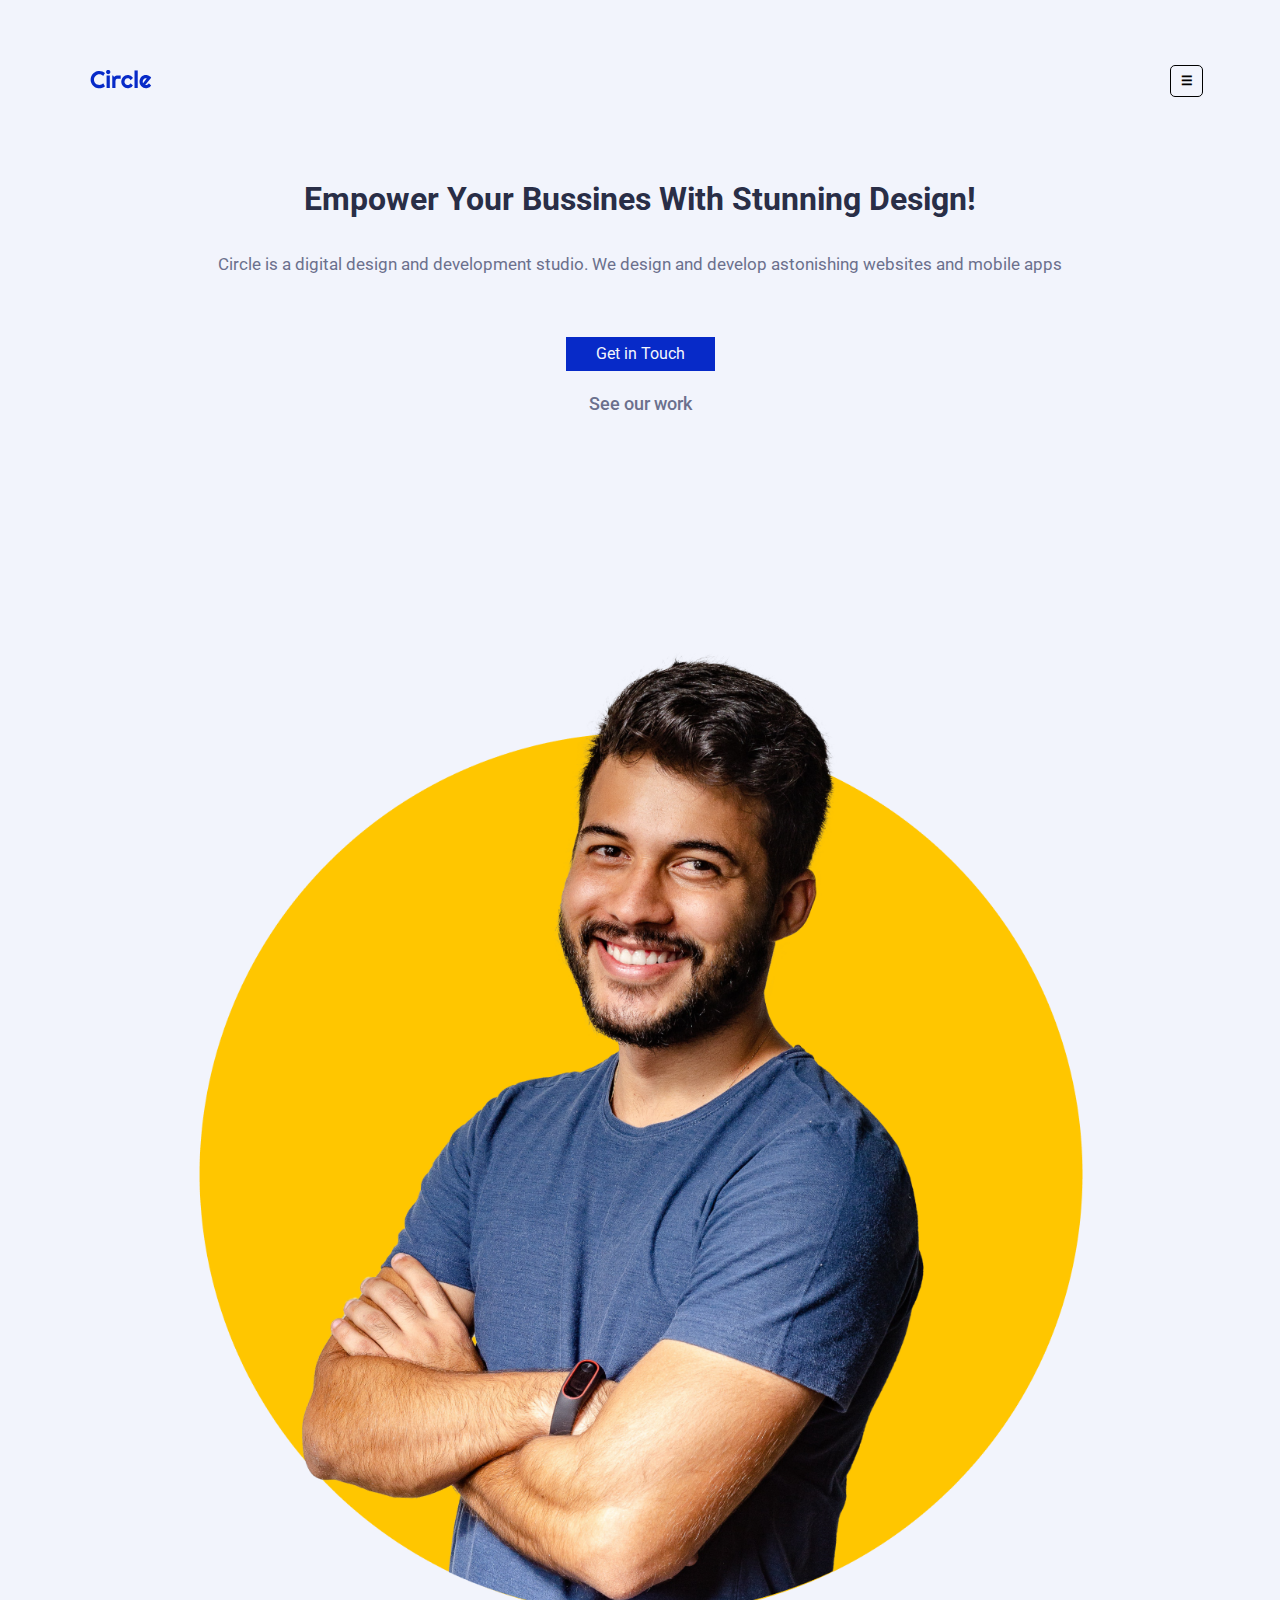
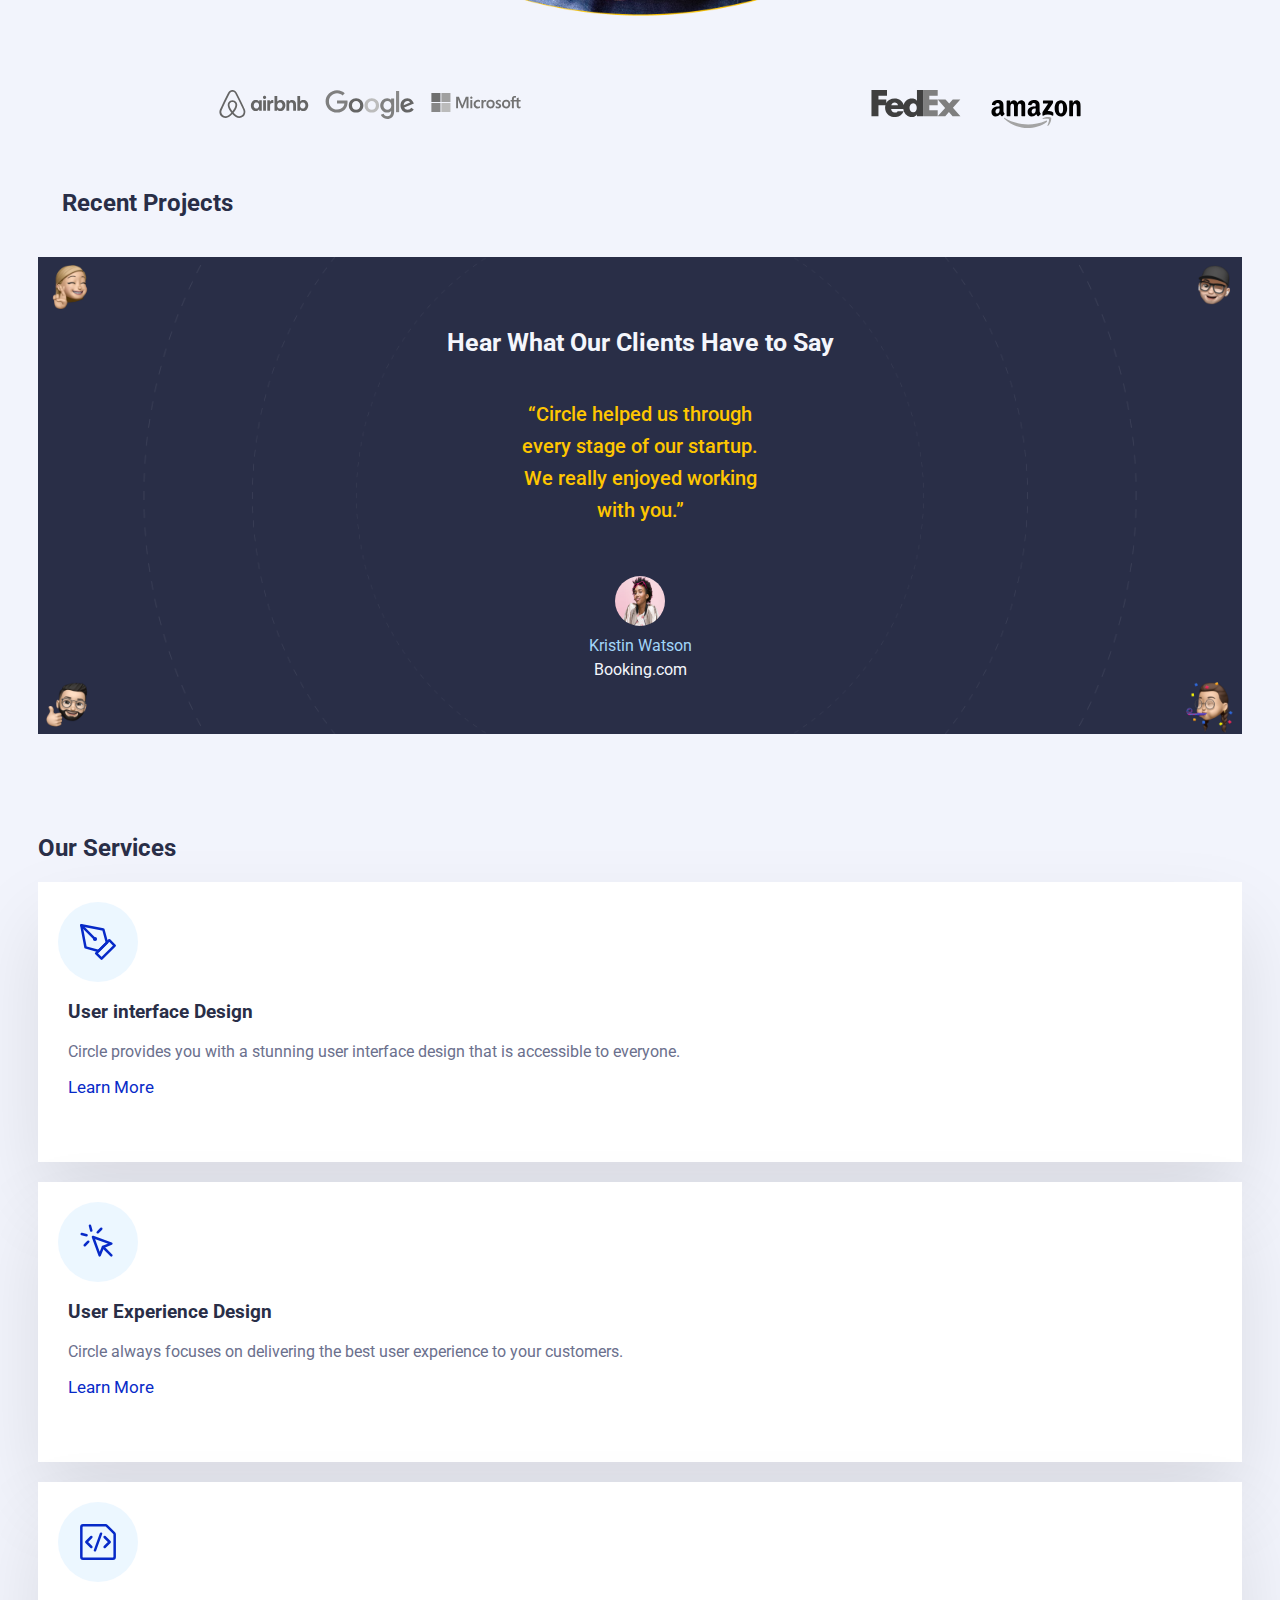
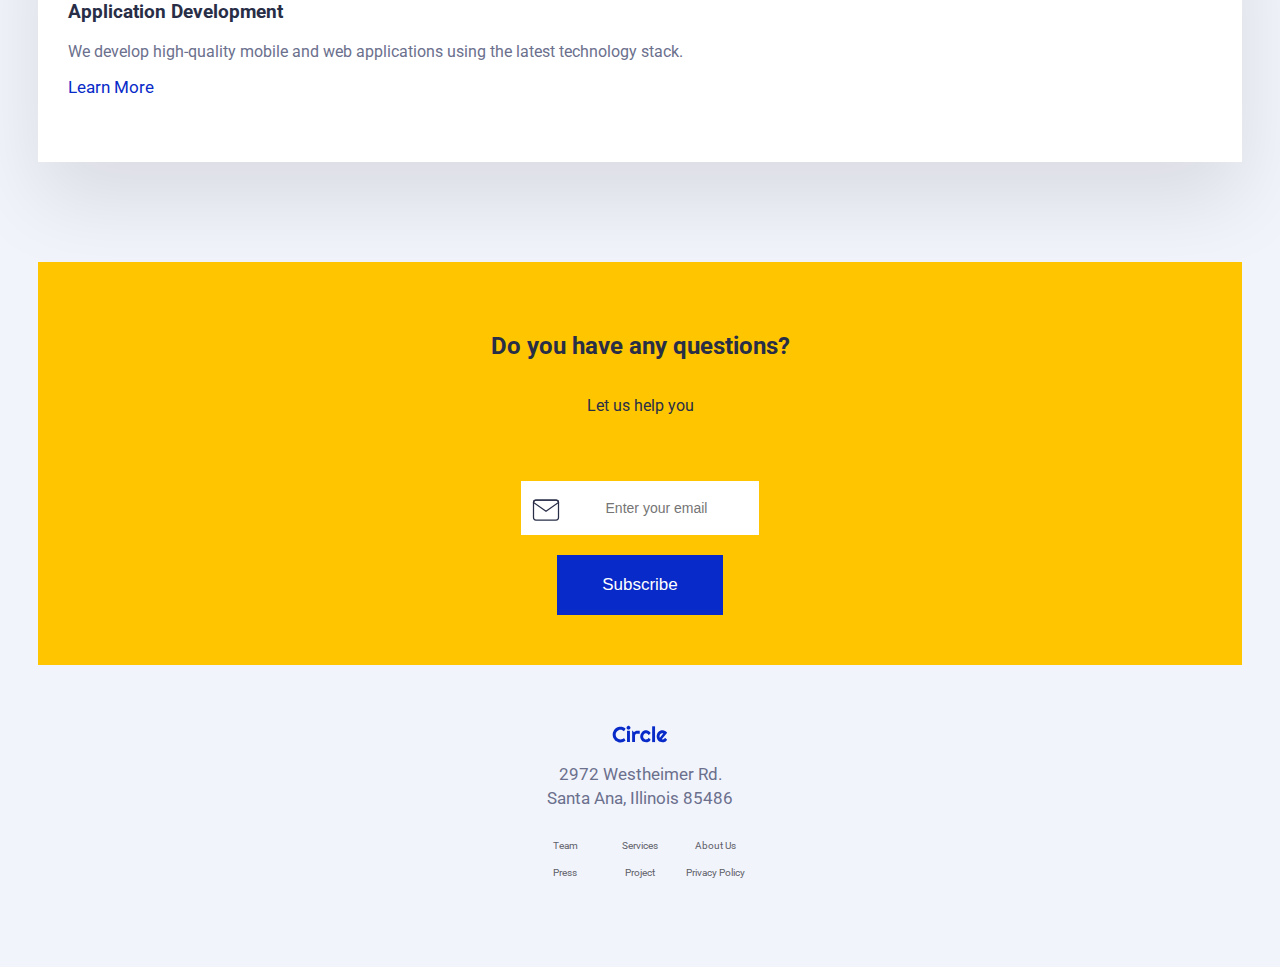
<file: index.html>
<!DOCTYPE html>
<html lang="en">

<head>
    <meta charset="UTF-8">
    <meta http-equiv="X-UA-Compatible" content="IE=edge">
    <meta name="viewport" content="width=device-width, initial-scale=1.0">
    <link rel="stylesheet" href="style.css">
    <title>myProject</title>
</head>

<body>
    <!-- NAVBAR ini -->
    <header>
        <div class="logo-Circle">
            <img src="./project-assets/logos/circle.svg" alt="Logo Circle">
        </div>
        <nav class="dropdown">
            <button class="dropbtn">
                <label for="burguer"> ☰ </label>
            </button>
            <!-- <input type="checkbox" id="burguer"> -->
            <ul class="nav-Menu">
                <li class="menu">
                    <a id="turn-On" href="/">Home</a>
                </li>
                <li class="menu">
                    <a href='/project.html?id=12'>Project</a>
                </li>
                <li class="menu">
                    <a href="/#ourServices">Services</a>
                </li>
                <li id="contact-Us-2">
                    <a href="/contactUs.html">Contact.Us</a>
                </li>
            </ul>
        </nav>
        <a href="/contactUs.html" class="contact-Us">Contact Us</a>
    </header>
    <!-- NAVBAR end -->

    <!-- MAIN CONTAINER ini-->
    <main>
        <!-- HERO SECTION ini -->
        <section class="hero-Section">
            <div class="hero-Container">
                <div class="hero-Content">
                    <h1>Empower Your Bussines With Stunning Design!</h1>
                    <div class="content-Paragraph">
                        <p>
                            Circle is a digital design and development
                            studio. We design and develop astonishing
                            websites and mobile apps
                        </p>
                    </div>
                    <div class="content-Button">
                        <a href="/contactUs.html" class="getInTouch-Button">Get in Touch</a>
                        <a href="/project.html" class="seeOurWork-Button">See our work</a>
                    </div>
                </div>
                <div class="hero-Images-Section">
                    <img src="./project-assets/hero-section/card-1.png" alt="choose your credit image" class="card1" />
                    <img src="./project-assets/hero-section/hero-image.png" alt="hero image" class="hero-Image" />
                    <img src="./project-assets/hero-section/card-2.png" alt="like image" class="card2" />
                </div>
            </div>
        </section>
        <!-- HERO SECTION end -->

        <!-- CLIENT SECTION ini -->
        <section class="client-Section">
            <div class="client-Container">
                <div class="client-Container-1">
                    <div>
                        <img src="./project-assets/logos/airbnb-logo.svg" alt="airbnb logo" />
                    </div>
                    <div>
                        <img src="./project-assets/logos/google-logo.svg" alt="google logo" />
                    </div>
                    <div>
                        <img src="./project-assets/logos/microsoft-logo.svg" id="microsoft" alt="microsoft logo" />
                    </div>
                </div>
                <div class="client-Container-2">
                    <div>
                        <img src="./project-assets/logos/fedex-logo.svg" alt="fedex logo" />
                    </div>
                    <div>
                        <img src="./project-assets/logos/amazon-logo.svg" id="amazon" alt="amazon logo" />
                    </div>
                </div>
            </div>
        </section>
        <!-- CLIENT SECTION end -->

        <!-- PROJECT SECTION ini -->
        <section class="project-Section">
            <h2>Recent Projects</h2>
            <!-- <article class="project-Sheet">
                <img src="./project-assets/projects-section/1.jpg" alt="" class="project-Image">
                <div class="project-Info">
                    <h3 class="project-Name">Title Article 1 (Simplify)</h3>
                    <p class="project-Short-Description">
                        UI Design & App Development. This is a brief description of this
                        article, that shouldn't be longer 2 lines.
                    </p>
                    <a class="learn-More" href="/project.html">Learn More </a>
                </div>
            </article> -->
            <div class="project-Container" id="project-Container">
                <!-- <article class="project-Sheet">
                    <img src="./project-assets/projects-section/1.jpg" alt="" class="project-Image">
                    <div class="project-Info">
                        <h3 class="project-Name">Title Article 1 (Simplify)</h3>
                        <p class="project-Short-Description">
                            UI Design & App Development. This is a brief description of this
                            article, that shouldn't be longer 2 lines.
                        </p>
                        <a class="learn-More" href="/project.html">Learn More </a>
                    </div>
                </article>
                <article class="project-Sheet">
                    <img src="./project-assets/projects-section/2.jpg" alt="" class="project-Image">
                    <div class="project-Info">
                        <h3 class="project-Name">Title Article 2 (Dashcoin)</h3>
                        <p class="project-Short-Description">Keywords Article 1 (Web Development). This is a brief
                            description of this
                            article, that shouldn't be longer 2 lines.
                        </p>
                        <a class="learn-More" href="/project.html">Learn More </a>
                    </div>
                </article>
                <article class="project-Sheet">
                    <img id="proy-img3" src="./project-assets/projects-section/3.jpg" alt="" class="project-Image">
                    <div class="project-Info">
                        <h3 class="project-Name">Title Article 3 (Vectorify)</h3>
                        <p class="project-Short-Description">
                            Keywords Article 1 (User Experience Design). This is a
                            brief description of this
                            article, that shouldn't be longer 2 lines.
                        </p>
                        <a class="learn-More" href="/project.html">Learn More </a>
                    </div>
                </article> -->
            </div>
        </section>
        <!-- PROJECT SECTION end -->

        <!-- TESTIMONIAL SECTION ini -->
        <section class="testimonial-Section">
            <article class="testimonial-Container">
                <img src="./project-assets/testimonial-section/memoji-1.png" alt="emoji Crossed Fingers"
                    class="emoji1 emo-dimension">
                <img src="./project-assets/testimonial-section/memoji-2.png" alt="emoji Winking Face"
                    class="emoji2 emo-dimension">
                <img src="./project-assets/testimonial-section/memoji-3.png" alt="emoji Thumbs Up"
                    class="emoji3 emo-dimension">
                <img src="./project-assets/testimonial-section/memoji-4.png" alt="emoji party"
                    class="emoji4 emo-dimension">
                <h2 class="testimonial-Title">
                    Hear What Our Clients Have to Say
                </h2>
                <div class="opinion-Client">
                    <p id="orange-p">“Circle helped us through every stage of our startup. We really enjoyed working
                        with you.”
                    </p>
                </div>
                <div class="client-Info">
                    <img src="./project-assets/testimonial-section/profile.png" alt="picture Kristin Watson"
                        class="client">
                    <div class="client-Info-Text">
                        <div class="watson">
                            <p>Kristin Watson</p>
                        </div>
                        <div class="booking">
                            <p>Booking.com</p>
                        </div>
                    </div>
                </div>
            </article>
            <div id="ourServices"></div>
        </section>
        
        <!-- TESTIMONIAL SECTION end  -->

        <!-- SERVICES SECTION ini -->
        <section class="services-Section">
            <h2>Our Services</h2>
            <div class="project-Container">
                <article class="service-Sheet">
                    <div class="icon-Services1 icon-Serv-General"></div>
                    <div class="project-Info">
                        <h3 class="project-Name">User interface Design</h3>
                        <div class="services-Description">
                            <p>Circle provides you with a stunning user interface design that is accessible to
                                everyone.</p>
                        </div>
                        <a class="learn-More" href="/contactUs.html">Learn More </a>
                    </div>
                </article>
                <article class="service-Sheet">
                    <div class="icon-Services2 icon-Serv-General"></div>
                    <div class="project-Info">
                        <h3 class="project-Name">User Experience Design</h3>
                        <div class="services-Description">
                            <p>Circle always focuses on delivering the best user experience to your customers.</p>
                        </div>
                        <a class="learn-More" href="/contactUs.html">Learn More </a>
                    </div>
                </article>
                <article class="service-Sheet">
                    <div class="icon-Services3 icon-Serv-General"></div>
                    <div class="project-Info">
                        <h3 class="project-Name">Application Development</h3>
                        <div class="services-Description">
                            <p>We develop high-quality mobile and web applications using the latest technology
                                stack.</p>
                        </div>
                        <a class="learn-More" href="/contactUs.html">Learn More </a>
                    </div>
                </article>
            </div>
        </section>
        <!-- SERVICES SECTION end-->

        <!-- CTA SECTION ini-->

        <section class="cta-Section">
            <div class="cta-Container">
                <h2 class="title-Container">Do you have any questions?</h2>
                <p id="gray-p">Let us help you</p>
                <div class="form-Container">
                    <form action="" class="content">
                        <div class="enter-Email">
                            <span class="envelop">
                                <img src="./project-assets/newsletter/icon/mail.svg" alt="envelop icon"
                                    class="envelop-Icon">
                            </span>
                            <input id="email" name="email" type="email" placeholder="Enter your email">
                            <div class="subscribe-Button">
                                <input id="submit" type="submit" value="Subscribe" onclick='return subscribe();'>
                            </div>
                        </div>
                    </form>
                </div>
                <div id="error-Index"></div>
        </section>
        <!-- CTA SECTION end-->

        <!-- FOOTER SECTION ini-->
        <footer class="footer-Section">
            <section class="footer-Container">
                <article class="footer-Article">
                    <img src="./project-assets/logos/circle.svg" alt="Logo Circle">
                    <address>2972 Westheimer Rd. <br> Santa Ana, Illinois 85486</address>
                </article>
                <article class="footer-Links">
                    <a href="#">Team</a>
                    <a href="#">Services</a>
                    <a href="#">About Us</a>
                    <a href="#">Press</a>
                    <a href="#">Project</a>
                    <a href="#">Privacy Policy</a>
                </article>
            </section>
        </footer>
    </main>
    <!-- FOOTER SECTION end-->
    <!-- MAIN CONTAINER end-->

    <script src="./js/index.js"></script>
</body>

</html>
</file>
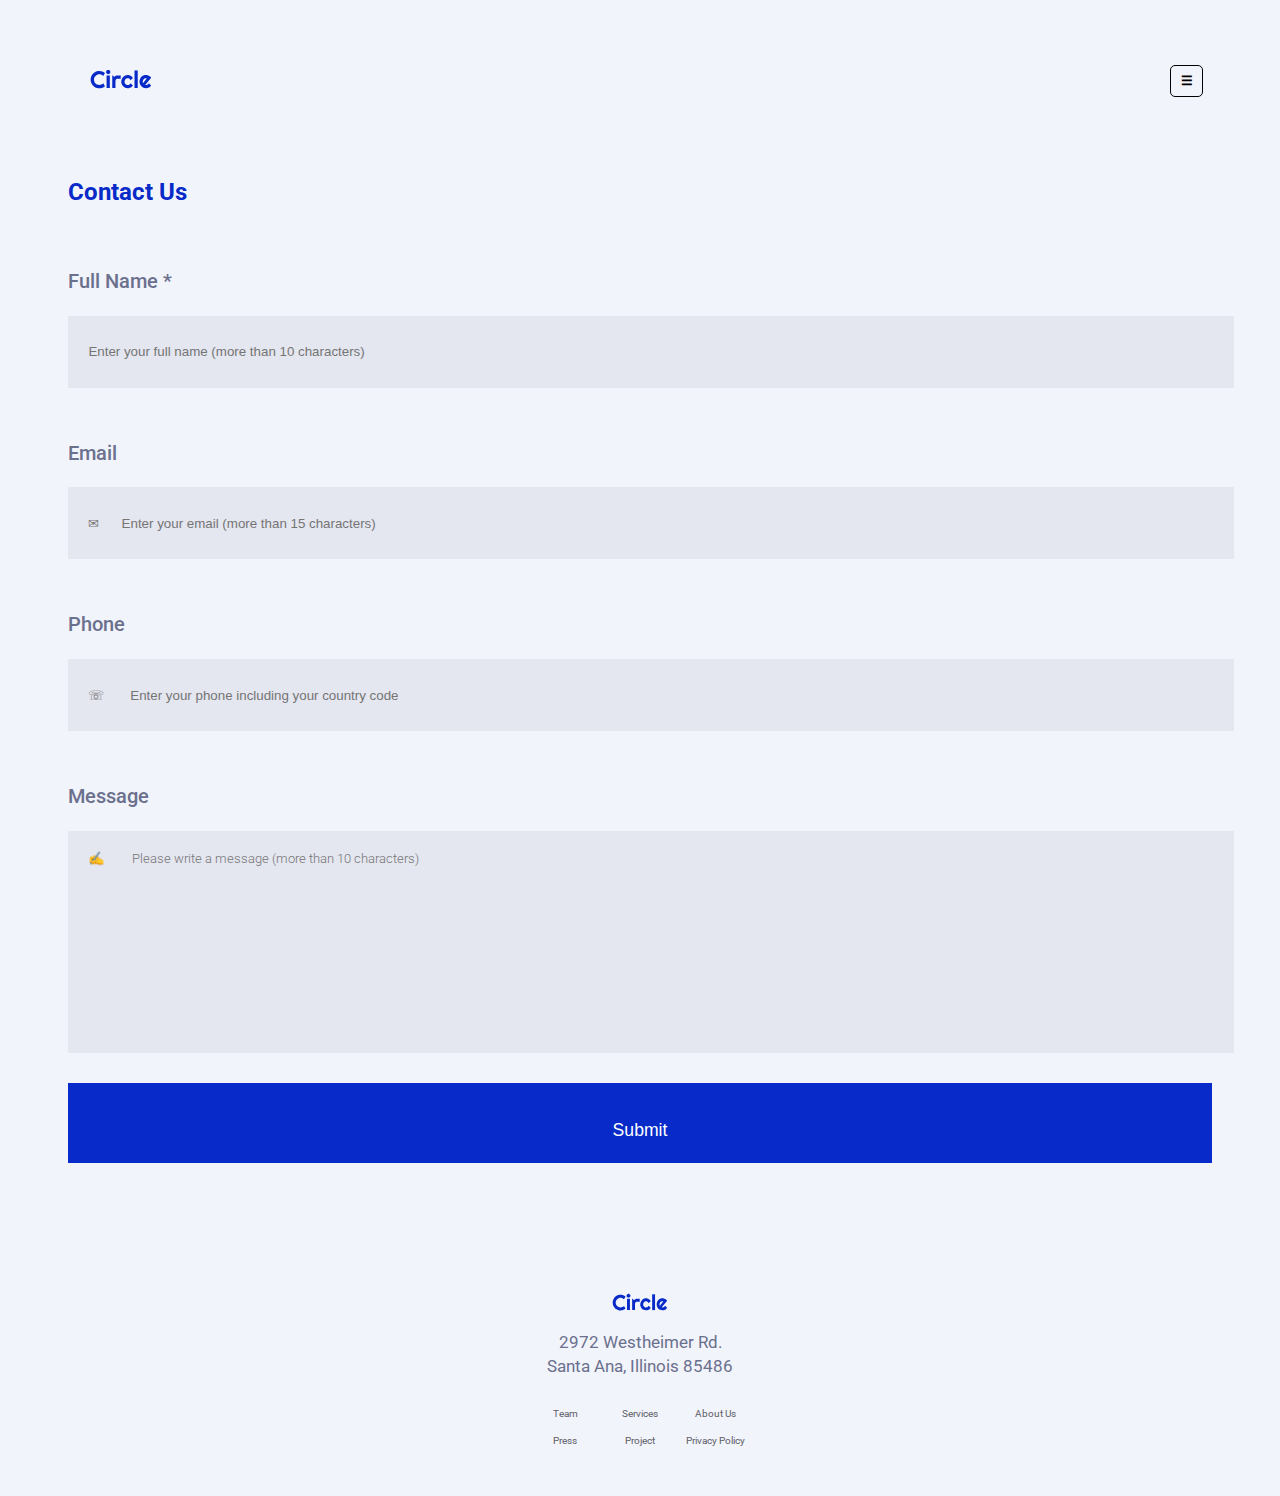
<file: contactUs.html>
<!DOCTYPE html>
<html lang="en">

<head>
    <meta charset="UTF-8">
    <meta http-equiv="X-UA-Compatible" content="IE=edge">
    <meta name="viewport" content="width=device-width, initial-scale=1.0">
    <link rel="stylesheet" href="style.css">
    <title>myProject</title>
</head>

<body>
    <!-- NAVBAR ini -->
    <header>
        <div class="logo-Circle">
            <img src="./project-assets/logos/circle.svg" alt="Logo Circle">
        </div>
        <nav class="dropdown">
            <button class="dropbtn">
                <label for="burguer"> ☰ </label>
            </button>
            <!-- <input type="checkbox" id="burguer"> -->
            <ul class="nav-Menu">
                <li class="menu">
                    <a href="/">Home</a>
                </li>
                <li class="menu">
                    <a href='/project.html?id=14'>Project</a>
                </li>
                <li class="menu">
                    <a href="/index.html#ourServices">Services</a>
                </li>
                <li id="contact-Us-2">
                    <a id="turn-On" href="/contactUs.html">Contact.Us</a>
                </li>
            </ul>
        </nav>
        <!-- <a href="/contactUs.html" class="contact-Us">Contact Us</a> -->
    </header>
    <!-- NAVBAR END -->
    <!-- FORM iNI-->
    <main>
        <section class="contactUs-Section2">
            <h2>Contact Us</h2>
            <div class="contactUs-Container2">
                <form name="post_info-form" class="contact-Form2">
                    <div class="flex-direction-column name">
                        <label for="userName" class="contact-Title">Full Name *</label>
                        <input id="userName" name="userName" data-name="UserName" type="text" class="contact-Text-Field" minlength="10" maxlength="250" placeholder="Enter your full name (more than 10 characters)" required/>
                    </div>

                    <div class="flex-direction-column email">
                        <label for="userEmail" class="contact-Title">Email</label>
                        <input id="userEmail" name="userEmail" data-name="UserEmail" type="email" class="contact-Text-Field" minlength="15" maxlength="250" placeholder="✉      Enter your email (more than 15 characters)" required/>
                    </div>

                    <div class="flex-direction-column phone">
                        <label for="userPhone" class="contact-Title">Phone</label>
                        <input id="userPhone" name="userPhone" data-name="UserPhone" type="tel" class="contact-Text-Field" minlegth="10" maxlength="256" placeholder="☏       Enter your phone including your country code" required/>
                    </div>

                    <div class="flex-direction-column message">
                        <label for="userMessage" class="contact-Title">Message</label>
                        <textarea id="userMessage" name="userMessage" data-name="UserMessage" minlength="10" maxlength="100" class="contact-Text-Field textArea-Field" placeholder="✍         Please write a message (more than 10 characters)" required></textarea>
                    </div>

                    <button id="submitBtn" onclick='return sendForm();' value="" data-wait="Please wait..." class="button-Form">
                        Submit
                    </button>

                    <div id="error-ContactUs"></div>

                </form>
            </div>
        </section>
    </main>
    <!-- FORM END-->
    <!-- FOOTER SECTION iNI-->
    <footer class="footer-Section">
        <section class="footer-Container">
            <article class="footer-Article">
                <img src="./project-assets/logos/circle.svg" alt="Logo Circle">
                <address>2972 Westheimer Rd. <br> Santa Ana, Illinois 85486</address>
            </article>
            <article class="footer-Links">
                <a href="#">Team</a>
                <a href="#">Services</a>
                <a href="#">About Us</a>
                <a href="#">Press</a>
                <a href="#">Project</a>
                <a href="#">Privacy Policy</a>
            </article>
        </section>
    </footer>
    <script src="./js/contactUs.js"></script>
    <!-- FOOTER SECTION END-->
</body>

</html>
</file>
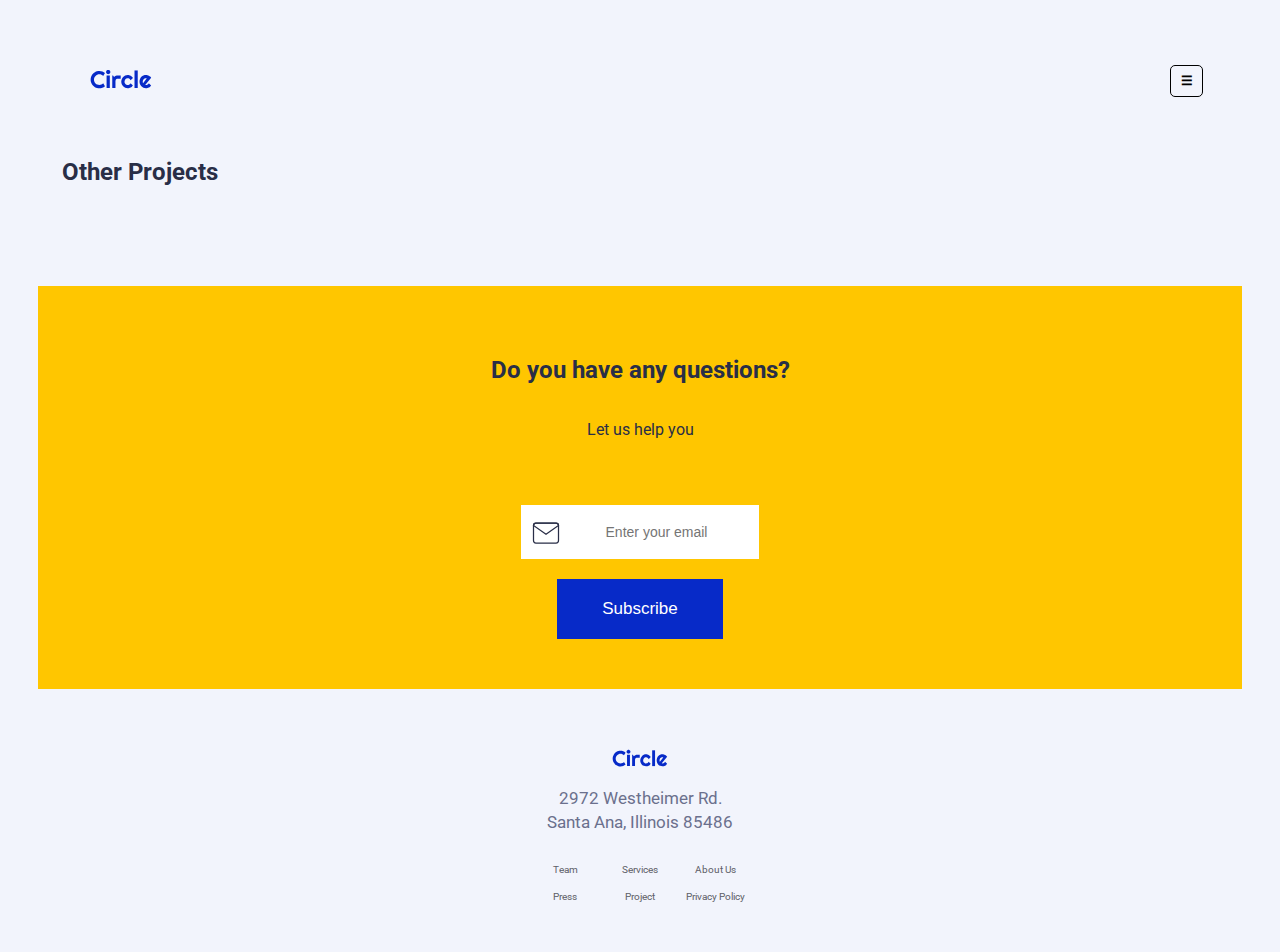
<file: project.html>
<!DOCTYPE html>
<html lang="en">

<head>
    <meta charset="UTF-8">
    <meta http-equiv="X-UA-Compatible" content="IE=edge">
    <meta name="viewport" content="width=device-width, initial-scale=1.0">
    <link rel="stylesheet" href="style.css">
    <title>myProject</title>
</head>

<body>
    <!-- NAVBAR ini -->
    <header>
        <div class="logo-Circle">
            <img src="./project-assets/logos/circle.svg" alt="Logo Circle">
        </div>
        <nav class="dropdown">
            <button class="dropbtn">
                <label for="burguer"> ☰ </label>
            </button>
            <!-- <input type="checkbox" id="burguer"> -->
            <ul class="nav-Menu">
                <li class="menu">
                    <a href="/">Home</a>
                </li>
                <li class="menu">
                    <a id="turn-On" href='/project.html?id=13'>Project</a>
                </li>
                <li class="menu">
                    <a href="/index.html#ourServices">Services</a>
                </li>
                <li id="contact-Us-2">
                    <a href="/contactUs.html">Contact.Us</a>
                </li>
            </ul>
        </nav>
        <a href="/contactUs.html" class="contact-Us">Contact Us</a>
    </header>
    <!-- NAVBAR end -->
    <main>
        <!-- PROJECT SECTION -->
        <section class="project-Section-Big" id="project-Container-Big2">
            <!-- <article class="project-Sheet-Big">
                <h2 class="project-Name-Big">Title Article 1 (Simplify)</h2>
                <div class="project-Info-Big">
                    <p class="project-Short-Description-Big">
                        UI Design & App Development.
                    </p>
                    <p class="project-Info-Date">
                        <span class="colorBlack"> Completed on:</span> June 22, 2021
                    </p>
                </div>
                <div class="container-Image-Big">
                    <img src="./project-assets/projects-section/1.jpg" alt="" class="project-Image-Big">
                </div>
                <div class="container-Project-Text">
                    <p class="project-Text">
                        Lorem ipsum, dolor sit amet consectetur adipisicing elit. Debitis consectetur perspiciatis sunt
                        quos aspernatur, similique odit voluptate maiores nostrum pariatur nulla molestiae cupiditate
                        repudiandae in et eaque expedita reprehenderit totam. <br><br>
                        Lorem ipsum dolor sit amet consectetur, adipisicing elit. Reiciendis, distinctio odit, officiis
                        animi error in quas deleniti voluptas voluptatem voluptates aspernatur quam rerum ipsam ut cum
                        non. Laudantium, harum ab.
                    </p>
                </div>
            </article> -->
        </section>

        <!-- PROJECT SECTION END-->
        <!-- OTHER PROJECTS SECTION INI-->

        <section class="project-Section">
            <h2>Other Projects</h2>
            <div class="project-Container" id="project-Container-Big">
                <!-- <article class="project-Sheet">
                    <img src="./project-assets/projects-section/1.jpg" alt="" class="project-Image">
                    <div class="project-Info">
                        <h3 class="project-Name">Title Article 1 (Simplify)</h3>
                        <p class="project-Short-Description">
                            UI Design & App Development. This is a brief description of this
                            article, that shouldn't be longer 2 lines.
                        </p>
                        <a class="learn-More" href="/project.html">Learn More </a>
                    </div>
                </article>
                <article class="project-Sheet">
                    <img src="./project-assets/projects-section/1.jpg" alt="" class="project-Image">
                    <div class="project-Info">
                        <h3 class="project-Name">Title Article 1 (Simplify)</h3>
                        <p class="project-Short-Description">
                            UI Design & App Development. This is a brief description of this
                            article, that shouldn't be longer 2 lines.
                        </p>
                        <a class="learn-More" href="/project.html">Learn More </a>
                    </div>
                </article>
                <article class="project-Sheet">
                    <img src="./project-assets/projects-section/1.jpg" alt="" class="project-Image">
                    <div class="project-Info">
                        <h3 class="project-Name">Title Article 1 (Simplify)</h3>
                        <p class="project-Short-Description">
                            UI Design & App Development. This is a brief description of this
                            article, that shouldn't be longer 2 lines.
                        </p>
                        <a class="learn-More" href="/project.html">Learn More </a>
                    </div>
                </article> -->
            </div>
        </section>

        <!-- OTHER PROJECTS SECTION END-->
        <!-- CTA SECTION ini-->
        <section class="cta-Section">
            <div class="cta-Container">
                <h2 class="title-Container">Do you have any questions?</h2>
                <p id="gray-p">Let us help you</p>
                <div class="form-Container">
                    <form action="" class="content">
                        <div class="enter-Email">
                            <span class="envelop">
                                <img src="./project-assets/newsletter/icon/mail.svg" alt="envelop icon"
                                    class="envelop-Icon">
                            </span>
                            <input id="email" name="email" type="email" placeholder="Enter your email">
                            <div class="subscribe-Button">
                                <input id="submit" type="submit" value="Subscribe" onclick='return subscribe();'>
                            </div>
                        </div>
                    </form>
                </div>
                <div id="error-Index"></div>
        </section>
        <!-- CTA SECTION end-->
    </main>

    <!-- FOOTER SECTION ini-->
    <footer class="footer-Section">
        <section class="footer-Container">
            <article class="footer-Article">
                <img src="./project-assets/logos/circle.svg" alt="Logo Circle">
                <address>2972 Westheimer Rd. <br> Santa Ana, Illinois 85486</address>
            </article>
            <article class="footer-Links">
                <a href="#">Team</a>
                <a href="#">Services</a>
                <a href="#">About Us</a>
                <a href="#">Press</a>
                <a href="#">Project</a>
                <a href="#">Privacy Policy</a>
            </article>
        </section>
    </footer>
    <!-- FOOTER SECTION end-->

    <script src="./js/project.js"></script>
</body>

</html>
</file>
<file: style.css>
@import url('https://fonts.googleapis.com/css2?family=Roboto:wght@100;300;400;500;700;900&display=swap');

/* Colors
#072AC8      #43D2FF     #A2D6F9     #D1EDFF     #F4F6FC
#292E47      #6B708D     #F2F4FC     #ECF7FF     #FFC600 */


body {
    margin: 0;
    padding: 0;
    font-family: "Roboto", sans-serif;
    background-color: #F2F4FC;
}

/* --- UTILITY CLASES INI ---- */

.text-blue {
    color: #072AC8;
}

.text-yellow {
    color: #FFC600;
}


/* --- UTILITY CLASES END ---- */

h1,
h2,
h3,
#gray-p {
    color: #292E47;
}

.booking p,
.getInTouch-Button,
.contact-Us {
    color: #F4F6FC;
}

.watson p {
    color: #A2D6F9;
}

p,
.seeOurWork-Button,
address {
    color: #6B708D;
}

#orange-p {
    color: #FFC600;
}

/* ---------------------------- */
/* ------ FIRST MOBILE ------- */
/* ------- NAVBAR INI ------- MOBILE */

header {
    display: flex;
    align-items: center;
    justify-content: space-between;
    padding: 5% 7% 0 7%;
}

.logo-Circle img {
    width: 100%;
    height: auto;
    cursor: pointer;
}

/* .nav-Menu {
    display: flex;
    font-size: 100%;
    justify-content: right;
} */

/* .nav-Menu li {
    list-style: none;
    display: inline-block;
    padding: 5%;
} */

/* .nav-Menu li a {
    text-decoration: none;
    color: #6B708D;
} */

/* .nav-Menu li a:hover {
    color: #072AC8;
} */

.contact-Us {
    display: none;
}

/* ------- NAVBAR END -------MOBILE */
/* ------- BURGUER iNI ------MOBILE */
.dropbtn {
    border: none;
    background: none;
    cursor: pointer;
}

.dropdown {
    position: relative;
    display: inline-block;
}

.nav-Menu {
    display: none;
    position: absolute;
    top: 32px;
    right: 0;
    background-color: #F2F4FC;
    max-width: 100px;
    box-shadow: 0px 8px 16px 0px rgba(0, 0, 0, 0.2);
    z-index: 1;
    list-style: none;
    text-align: right;
    border-radius: 10%;
    margin: 0;
    padding: 0;
}

.nav-Menu li {
    margin: 0;
    padding: 0;
}

.nav-Menu li a {
    color: #6B708D;
    padding: 10px 20px;
    text-decoration: none;
    display: inline-block;
    cursor: pointer;

}

.nav-Menu li a:hover {
    background-color: #FFC600;
    text-decoration: none;
    width: 60%;
    border-radius: 10%;
    color: #292E47;
}

@media (max-width:1023px) {
    .dropdown:hover .nav-Menu {
        display: inline-block;
    }

    #contact-Us-2 {
        font-size: 14px;
    }

    #turn-On {
        display: none;
    }
}

/* input:checked~ul {
    display: block;
    top: 0;
    right: 0;
} */

/* input {
    display: none;
} */

.dropbtn label {
    box-sizing: border-box;
    display: inline-block;
    border: 1px solid black;
    border-radius: 5px;
    width: 230%;
    height: auto;
    /* width: 30px;
    height: 30px; */
    line-height: 30px;
    font-weight: bold;
    text-align: center;
    user-select: none;
    transition: 0.3s;
}

.dropbtn label:hover {
    background: #072AC8;
    color: white;
}

/* input:checked ~ label {
    background: #072AC8;
    color: white;
    top: 0;
    right: 0; 
  } */

/* li {
    display: block;
    background: lightgrey;
    margin: 0;
    padding: 10px;
    list-style: none;
    border-bottom: 1px solid grey;
  } */

/* li:hover {
    filter: brightness(110%);
  } */

/* ------- BURGUER END ------MOBILE */
/* -------- MAIN INI --------MOBILE */

main {
    margin: 3%;
}

/* -------- MAIN END --------MOBILE */
/* ---- HERO SECTION INI ----MOBILE */

.hero-Section {
    padding: 0 4%;
    margin: 0;
}

.hero-Container {
    justify-content: center;
    align-items: center;
    display: flex;
    flex-direction: column;
}

.hero-Content {
    justify-content: center;
    align-items: center;
    display: flex;
    flex-direction: column;
    text-align: center;
}

.hero-Content h1 {
    text-align: center;
    line-height: 40px;
    margin: 5% 0 2% 0;
    font-weight: bold;
    font-size: 200%;
    /* font-size: 30px; */
}

.content-Paragraph {
    font-weight: 400;
    line-height: 25px;
    margin-bottom: 5%;
    font-size: 17px;
}

.content-Button {
    display: flex;
    flex-direction: column;
    justify-content: center;
    align-items: center;
}

.getInTouch-Button {
    text-decoration: none;
    cursor: pointer;
    background-color: #072AC8;
    margin-bottom: 15%;
    padding: 5% 30px;
}

.seeOurWork-Button {
    text-decoration: none;
    font-size: 18px;
    font-weight: 500;
}

.seeOurWork-Button:hover {
    color: #072AC8;
}

.hero-Images-Section {
    display: flex;
    justify-content: space-around;
}

.hero-Image {
    width: 80%;
    margin-top: 20%;
}

.card1 {
    display: none;
}

.card2 {
    display: none;
}

/* ---- HERO SECTION END ----MOBILE */
/* --- CLIENT SECTION INI ---MOBILE */

.client-Section {
    margin-top: 60px;
}

.client-Container {

    display: flex;
    flex-wrap: wrap;
    justify-content: space-around;
    margin: 0 auto;
}

.client-Container img {
    filter: grayscale(1);
    width: 90px;
    height: auto;
    margin: 5px;
}

.client-Container-1 {
    display: flex;
    gap: 2%;
}

#microsoft {
    position: relative;
    top: 8%;
}

.client-Container-2 {
    display: flex;
    gap: 10%;
    justify-content: space-between;
}

#amazon {
    position: relative;
    top: 10px;
}

/* --- CLIENT SECTION END ---MOBILE */
/* -- PROJECT SECTION iINI --MOBILE */

.project-Section {
    margin-top: 60px;
    padding: 0 2%;
}

.project-Section h2 {
    margin: 10px auto;
}

.project-Sheet {
    /* padding-bottom: 10%; */
    background-color: white;
    box-shadow: 0px 38.7755px 77.551px rgba(0, 0, 0, 0.1);
    height: 420px;
    padding: 5px;
    margin-bottom: 20px;
    justify-content: flex-start;
    display: flex;
    flex-direction: column;
}

.project-Info {
    margin: 0 5px 0 25px;
}

.learn-More {
    text-decoration: none;
}

.project-Image {
    width: 100%;
    height: 50%;
}

.project-Short-Description {
    width: 100%;
    line-height: 20px;
    font-size: 15px;
    max-height: 40px;
    text-align: justify;
    overflow: hidden;
    position: relative;
}

.project-Short-Description::after {
    content: '...';
    bottom: 0;
    right: 0;
    position: absolute;
    background: linear-gradient(to right, rgba(0, 0, 0, 0), white 0%);
}

.learn-More {
    text-decoration: none;
    font-size: 17px;
    color: #072AC8;
}



/* -- PROJECT SECTION END --MOBILE */
/* -TESTIMONIAL SECTION INI-MOBILE */
.testimonial-Section {
    margin-top: 40px;
    position: relative;
}

.emo-dimension {
    width: 60px;
    height: auto;
    display: block;
    position: absolute;
}

.emoji1 {
    left: 0%;
    top: 0%;
}

.emoji3 {
    left: 0%;
    bottom: 0%;
}

.emoji2 {
    right: 0%;
    top: 0%;
}

.emoji4 {
    right: 0%;
    bottom: 0%;
}

.client {
    width: 50px;
    height: 50px;
    border-radius: 50%;
}

.testimonial-Container {
    padding: 50px 30px;
    background-color: #292E47;
    background-image: url("./project-assets/testimonial-section/orbit.png");
    background-position: center;
    background-size: cover;
    display: flex;
    flex-direction: column;
    text-align: center;
    align-items: center;
    justify-content: center;
}

.testimonial-Title {
    font-size: 25px;
    color: #F4F6FC;
    line-height: 30px;

}

.opinion-Client {
    font-size: 20px;
    font-weight: 500;
    max-width: 250px;
    margin-bottom: 30px;
    line-height: 160%;
}

.client-Info {
    display: flex;
    flex-direction: column;
    align-items: center;
    align-content: center;
    justify-content: space-evenly;

}

.client-Info-Text {
    flex-direction: column;
    text-align: center;
}

.client-Info img {
    margin-bottom: 5px;
}

.watson p,
.booking p {
    margin: 5px 0;
}


/* -TESTIMONIAL SECTION END-MOBILE */
/* -- SERVICES SECTION iNI--MOBILE */
.services-Section {
    margin-top: 100px;
}

.icon-Serv-General {
    background-position: 50% 50%;
    background-size: auto;
    background-repeat: no-repeat;
    width: 80px;
    height: 80px;
    border-radius: 50px;
    background-color: #ECF7FF;
    margin-top: 15px;
    margin-left: 15px;
    padding-bottom: 0px;
}

.icon-Services1 {
    background-image: url("./project-assets/services-section/icons/1.svg");
}

.icon-Services2 {
    background-image: url("./project-assets/services-section/icons/2.svg");
}

.icon-Services3 {
    background-image: url("./project-assets/services-section/icons/3.svg");
}

.service-Sheet {
    padding-bottom: 10%;
    background-color: white;
    box-shadow: 0px 38.7755px 77.551px rgba(0, 0, 0, 0.1);
    height: 270px;
    padding: 5px;
    margin-bottom: 20px;
}

/* -- SERVICES SECTION END--MOBILE */
/* ---- CTA SECTION ini ----MOBILE */
.cta-Section {
    margin-top: 100px;
}

.cta-Container {
    display: flex;
    flex-direction: column;
    justify-content: center;
    align-items: center;
    background-color: #FFC600;
    padding: 50px 30px;
    text-align: center;
}

.form-Container {
    display: flex;
    justify-content: center;
    margin-top: 50px;
}

.content {
    display: flex;
    flex-direction: column;
    align-content: center;
    justify-content: center;
}

.enter-Email {
    position: relative;
}

.envelop-Icon {
    position: absolute;
    top: 10%;
    left: 4%;
}

#email {
    line-height: 16px;
    height: 30px;
    padding: 12px 12px 12px 45px;
    text-align: center;
    font-size: 14px;
    border: none;
}

#submit {
    margin-top: 20px;
    color: #ffffff;
    background-color: #072AC8;
    padding: 20px 45px;
    font-weight: 500;
    border: none;
    font-size: 17px;
}

/* ---- CTA SECTION END ----MOBILE */
/* -- FOOTER SECTION ini ---MOBILE */
.footer-Section {
    margin-top: 60px;
    padding: 0 30px 30px 30px
}

.footer-Container {
    display: flex;
    flex-direction: column;
    justify-content: center;
    align-items: center;
    text-align: center;
}

.footer-Article img {
    margin-bottom: 15px;
    width: 60px;
    height: 18px;
    cursor: pointer;
}

.footer-Article address {
    font-size: 17px;
    line-height: 24px;
    font-style: normal;
}

.footer-Links {
    font-size: 10px;
    display: grid;
    grid-auto-columns: 1fr;
    grid-column-gap: 16px;
    grid-row-gap: 16px;
    grid-template-columns: 1fr 1fr 1fr;
    grid-template-rows: auto;
    margin-top: 30px;
    margin-bottom: 20px;
}

.footer-Links a {
    text-decoration: none;
    color: #5e6068;
}

.footer-Links a:hover {
    text-decoration: none;
    color: #072AC8;
}



/* -- FOOTER SECTION END ---MOBILE */
/* ------------------------------- */
/* -- contactUs.HTML iNI ---MOBILE */

.contactUs-Section2 {
    padding: 0 30px;
    margin: 80px 0 100px;
}

.contactUs-Section2 h2 {
    font-size: 1.5em;
    margin: 50px 0 40px;
    color: #072AC8;
    font-weight: 700;
}

.contactUs-Container2 {
    width: 100%;
}

.contact-Form2 {
    display: grid;
    max-width: 100%;
    gap: 30px;
    grid-template-columns: 1fr;
    grid-template-areas:
        "name  "
        "email "
        "phone"
        "message "
        "btn ";
}

.name {
    grid-area: name;
}

.email {
    grid-area: email;
}

.phone {
    grid-area: phone;
}

.message {
    grid-area: message;
}

.flex-direction-column {
    display: flex;
    flex-direction: column;
}

.input:valid {
    color: #072AC8;
}

.contact-Title {
    color: #6b708d;
    font-size: 1.25em;
    font-weight: 500;
    padding-top: 2%;
    padding-bottom: 2%;
}

.contact-Text-Field {
    width: 100%;
    height: 70px;
    padding-left: 20px;
    border: none;
    background-color: rgba(107, 112, 141, 0.1);
}

.contact-Text-Field:focus {
    outline: none;
    border: 1px solid #f2f4fc;
    box-shadow: 0 0 5px #6b708d;
}

.textArea-Field {
    height: 200px;
    resize: none;
    padding-top: 20px;
}

.textArea-Field::placeholder {
    font-family: "Roboto", sans-serif;
    font-weight: 300;
    /* padding-top: 30px; */
    /* text-indent: 20px; */
}

.button-Form {
    background-color: #072ac8;
    width: 100%;
    height: 80px;
    padding: 15px 30px 0 30px;
    font-size: 1.1em;
    color: #ffffff;
    cursor: pointer;
    border: 0;
    grid-area: btn;
}

.button-Form:active {
    transform: scale(0.98);
    /* Scaling button to 0.98 to its original size */
    box-shadow: 3px 2px 22px 1px rgba(0, 0, 0, 0.24);
    background-color: #514d67;
    color: #ffffff;

}

/* -- contactUs.HTML END ---MOBILE */

/* -- PROJECT.HTML INI ---MOBILE */

.project-Section-Big {
    padding: 0 2%;
    margin: 0;
}

.project-Sheet-Big {
    display: flex;
    flex-direction: column;
    background-color: white;
    box-shadow: 0px 38.7755px -77.551px rgba(0, 0, 0, 0.1);
    background: linear-gradient(#F2F4FC, #ffffff);
}

.project-Name-Big {
    color: #292E47;
    margin: 20px 0 0;
}

.project-Info-Big {
    display: flex;
    margin: 0;
    flex-direction: column;
    align-items: flex-start;
}

.project-Short-Description-Big {
    width: 100%;
    font-size: 70%;
    text-align: left;
    font-weight: 600;
    margin: 10px 0;
    color: #292E47;
    text-decoration: none;
}

.project-Info-Date {
    width: 100%;
    font-size: 70%;
    text-align: left;
    font-weight: 500;
    margin: 0 0 10px 0;
    color: #292E47;
}

.colorBlack{
    width: 100%;
    font-size: 70%;
    text-align: left;
    font-weight: 500;
    margin: 0 0 10px 0;
    color: black;
}

.project-Image-Big {
    width: 100%;
    height: 40%;
}

.project-Info-Big {
    margin-left: 0%;

}

.project-Short-Description-Big {
    /* paragrahpX */
    color: #6a6a72;
    font-weight: 10;
}

.container-Project-Text {
    margin: 0 5px 0 25px;
}






/* -- PROJECT.HTML END ---MOBILE */



/* ------------------------------ */
/* ------ FIRST MOBILE END ----- */
/* ---------------------------- */


/* -- BREAK POINT 1440 INI --- */


@media (min-width: 1440px) {

    /* ------ BURGUER INI -------@1440 */
    .dropbtn label {
        display: none;
    }

    .dropdown button {
        display: none;
    }

    /* ------ BURGUER END -------@1440 */
    /* ------- NAVBAR INI -------@1440 */

    header {
        display: flex;
        padding: 70px 170px 0 170px;
    }

    .logo-Circle img {
        width: 110%;
        margin-right: 15%;
    }

    .dropdown {
        display: flex;
        flex-direction: row;
        bottom: 57px;
        margin: 0 auto;
    }

    .nav-Menu {
        display: flex;
        flex-direction: row;
        align-items: center;
        font-size: 17px;
        justify-content: center;
        font-weight: 500;
        box-shadow: none;
        margin: 0 auto;
    }

    .nav-Menu li {
        list-style: none;
        display: block;
        padding: 5%;
        background: none;
        border-bottom: none;
    }

    .nav-Menu li a {
        text-decoration: none;
        color: #6B708D;
    }

    .nav-Menu li a:hover {
        color: #072AC8;
    }

    #turn-On {
        color: #072AC8;
        font-weight: 600;
    }

    #turn-On:hover {
        color: #292E47;
    }

    #contact-Us-2 a {
        display: none;
    }

    .contact-Us {
        display: block;
        transition: 0, 5s;
        background-color: #072AC8;
        font-size: 17px;
        padding: 15px 3px;
        text-decoration: none;
        cursor: pointer;
        text-align: center;
        width: 150px;
    }

    .logo-Circle img:hover {
        animation: rotation 1s infinite linear
    }

    @keyframes rotation {
        from {
            transform: rotate(0deg);
        }

        to {
            transform: rotate(359deg);
        }
    }

    /* ------- NAVBAR END -------@1440 */


    /* -------- MAIN INI --------@1440 */
    main {
        width: 100%;
        margin: 0;
    }

    /* -------- MAIN END --------@1440 */
    /* ---- HERO SECTION INI ----@1440 */

    .hero-Section {
        padding: 50px 170px 0 170px;
        display: flex;
    }

    .hero-Container {
        display: flex;
        flex-direction: row;
        justify-content: space-between;
        align-items: center;

    }

    .hero-Content {
        display: flex;
        flex-direction: column;
        justify-content: left;
        align-items: flex-start;
        text-align: left;
        width: 100%;
        height: auto;

    }

    .hero-Content h1 {
        text-align: left;
        line-height: 110%;
        margin: 0;
        font-size: 370%;
        max-width: 89%;
        font-weight: 700;
    }

    p {
        margin: 5% 0 7%;
    }

    .content-Paragraph {
        display: flex;
        width: auto;
        max-width: 80%;
        text-align: left;
        font-size: 127%;
        line-height: 150%;
        margin: 0;
        font-weight: 400;
    }

    .content-Button {
        display: flex;
        flex-direction: row;
        justify-content: left;
        align-items: center;
        align-self: flex-start;
        gap: 10px;
    }

    .getInTouch-Button {
        display: block;
        transition: 0.5s;
        font-size: 90%;
        line-height: 100%;
        padding: 0 auto;
        margin-bottom: 0;
        font-weight: 500;
    }

    .getInTouch-Button:hover {
        background-color: #F2F4FC;
        color: #6B708D;
    }

    .seeOurWork-Button {
        font-size: 90%;
        font-weight: 500;
        line-height: 100%;
        padding: 15px 30px;
        cursor: pointer;
        border: #F4F6FC solid thin
    }

    .seeOurWork-Button:hover {
        display: block;
        transition: 0.5s ease;
        padding: 15px 30px;
        border: #072AC8 solid thin;
    }

    .hero-Images-Section {
        position: relative;
        display: flex;
        width: 100%;
    }

    .hero-Image {
        width: 100%
    }

    .card1 {
        display: block;
        width: 65%;
        height: auto;
        position: absolute;
        top: 11%;
        right: 52%;
    }

    .card2 {
        display: block;
        width: 65%;
        height: 47%;
        position: absolute;
        top: 70%;
        right: -17%;
    }

    /* ---- HERO SECTION END ----@1440 */
    /* --- CLIENT SECTION INI ---@1440 */
    .client-Section {
        display: flex;
        margin-top: 150px;
        padding: 0 170px;
        flex-direction: row;
        flex-wrap: wrap;
        align-content: space-around;
    }

    .client-Container {
        display: flex;
        justify-content: space-around;
        gap: 30px;
    }

    .client-Container-1 {
        display: flex;
        flex-direction: row;
        align-items: center;
        justify-content: space-around;
    }

    .client-Container-2 {
        display: flex;
        justify-content: space-between;
        flex-direction: row;
    }

    .client-Container img {
        width: 150px;
        height: 96px;
        margin: 0 30px 0 30px;
    }

    .client-Container img:hover {
        filter: grayscale(0);
        filter: none;
    }


    /* --- CLIENT SECTION END ---@1440 */
    /* -- PROJECT SECTION iINI --@1440 */

    .project-Section {
        margin-top: 150px;
        padding: 0 170px;
    }

    .project-Section h2 {
        color: #292E47;
        text-align: left;
        font-size: 40px;
        font-weight: 700;
        line-height: 47px;
    }

    .project-Container {
        display: grid;
        grid-auto-flow: row;
        gap: 20px;
        grid-template-columns: 31% 31% 31%;
        justify-content: space-between;
        justify-items: start;
    }

    .project-Name {
        margin-bottom: 0;
    }

    .project-Short-Description p {
        font-size: 17px;
        font-weight: 400;
        max-height: 40px;
        text-align: justify;
        overflow: hidden;
        margin-top: 0;
        width: 100%;
    }

    .project-Short-Description p:after {
        content: '...';
        background: linear-gradient(to right, rgba(0, 0, 0, 0), white 0%);
    }

    .project-Info h3 {
        font-size: 24px;
        font-weight: 500;
        line-height: 28px;
    }

    .project-Info {
        display: flex;
        padding-left: 5px;
        padding-right: 10px;
        height: 200px;
        justify-content: space-between;
        align-items: flex-start;
        flex-direction: column;
    }

    .project-Sheet {
        background-color: white;
        box-shadow: 0px 38.7755px 77.551px rgba(0, 0, 0, 0.1);
        height: 450px;
    }

    article img {
        width: 100%;
        height: 240px;
    }

    #proy-img3 {
        object-fit: cover;
    }

    .learn-More {
        font-size: 17px;
        padding-top: 10px;
    }

    /* -- PROJECT SECTION END --@1440 */
    /* -TESTIMONIAL SECTION iNI-@1440 */
    .testimonial-Section {
        margin-top: 150px;
        padding: 0 60px;
        position: relative
    }

    .testimonial-Container {
        padding: 140px 30px;
    }

    .emo-dimension {
        width: 150px;
    }

    .emoji1 {
        left: 10%;
        top: 10%;
    }

    .emoji3 {
        left: 10%;
        bottom: 10%;
    }

    .emoji2 {
        right: 10%;
        top: 10%;
    }

    .emoji4 {
        right: 10%;
        bottom: 10%;
    }

    /* -TESTIMONIAL SECTION END-@1440  */
    /* -- SERVICES SECTION iNI --@1440 */
    .services-Section {
        margin-top: 150px;
        padding: 0 170px;
    }

    .service-Sheet {
        height: 325px;
    }

    /* -- SERVICES SECTION END --@1440 */
    /* ----- CTA SECTION ini ----@1440 */
    .cta-Section {
        margin-top: 130px;
        padding: 0 60px;
    }

    .cta-Container {
        height: 400px;
    }

    .cta-Container h2 {
        font-size: 40px;
    }

    .content {
        display: flex;
        flex-direction: row;
    }

    #gray-p {
        font-size: 20px;
        margin: 0 auto;

    }

    .enter-Email {
        display: flex;
        flex-direction: row;
        position: relative;
    }

    #email {
        height: 35px;
        border: #FFC600 solid thin;
    }

    #submit {
        margin-top: 0;
        margin-left: 20px;
        display: block;
        transition: 0.5s;
        border: #FFC600 solid thin;
    }

    #submit:active {
        background-color: #FFC600;
        color: #292E47;
        font-weight: 500;
        border: #072AC8 solid thin;
        transform: scale(0.98);
        /* Scaling button to 0.98 to its original size */
        box-shadow: 3px 2px 22px 1px rgba(0, 0, 0, 0.24);
    }

    .envelop-Icon {
        position: absolute;
        top: 22%;
        left: 4%;
    }

    #error-Index{
        padding-top: 20px;
    }

    /* ----- CTA SECTION END ----@1440 */
    /* --- FOOTER SECTION ini ---@1440 */
    .footer-Section {
        margin-top: 150px;
        padding: 0 200px 100px 200px;
    }

    .footer-Container {
        flex-direction: row;
        justify-content: space-between;
        text-align: left;
        padding: 0 10px;
    }

    .footer-Article {
        width: 40%;
    }

    .footer-Article img {
        width: 100px;
        height: 30px;
    }

    .footer-Article img:hover {
        animation: rotation 1s infinite linear
    }

    @keyframes rotation {
        from {
            transform: rotate(0deg);
        }

        to {
            transform: rotate(359deg);
        }
    }



    .footer-Links {
        margin-top: 0px;
        align-self: flex-end;
        row-gap: 50px;
        font-size: 17px;
    }

    /* --- FOOTER SECTION END ---@1440 */
    /* ------------------------------- */
    /* -- contactUs.HTML iNI ----@1440 */


    .contactUs-Section2 {
        margin: 100px 0 140px;
        padding: 0 170px;
    }

    .contactUs-Section2 h2 {
        margin-bottom: 20px;
        font-size: 1.75em;
    }

    .contact-Form2 {
        grid-template-columns: 1fr 1fr;
        grid-template-areas:
            "name  name"
            "email phone"
            "message  message"
            "btn btn";
    }

    .input:valid {
        color: #072AC8;
    }

    #text-To-User {
        background-color: #A2D6F9;
        width: 100%;
        height: 36px;
        margin: 0;
    }

    /* -- contactUs.HTML END ----@1440 */

    /* ---- PROJECT.HTML iNI ----@1440 */

    .project-Section-Big {
        padding: 70px 170px 0 170px;
    }

    .project-Name-Big {
        font-size: 40px;
        margin-bottom: 40px;
    }

    .project-Info-Big {
        display: flex;
        flex-direction: row;
        justify-content: space-between;
        align-items: center;
    }

    .project-Short-Description-Big {
        font-size: 20px;
        font-weight: 400;
    }

    .project-Info-Date {
        text-align: right;
        font-size: 20px;
    }

    .project-Text {
        font-size: 20px;
        font-weight: 400;
        margin-top: 70px;
    }


    /* ---- PROJECT.HTML END ----@1440 */



}

/* -- BREAK POINT @1440 END -- */
</file>
